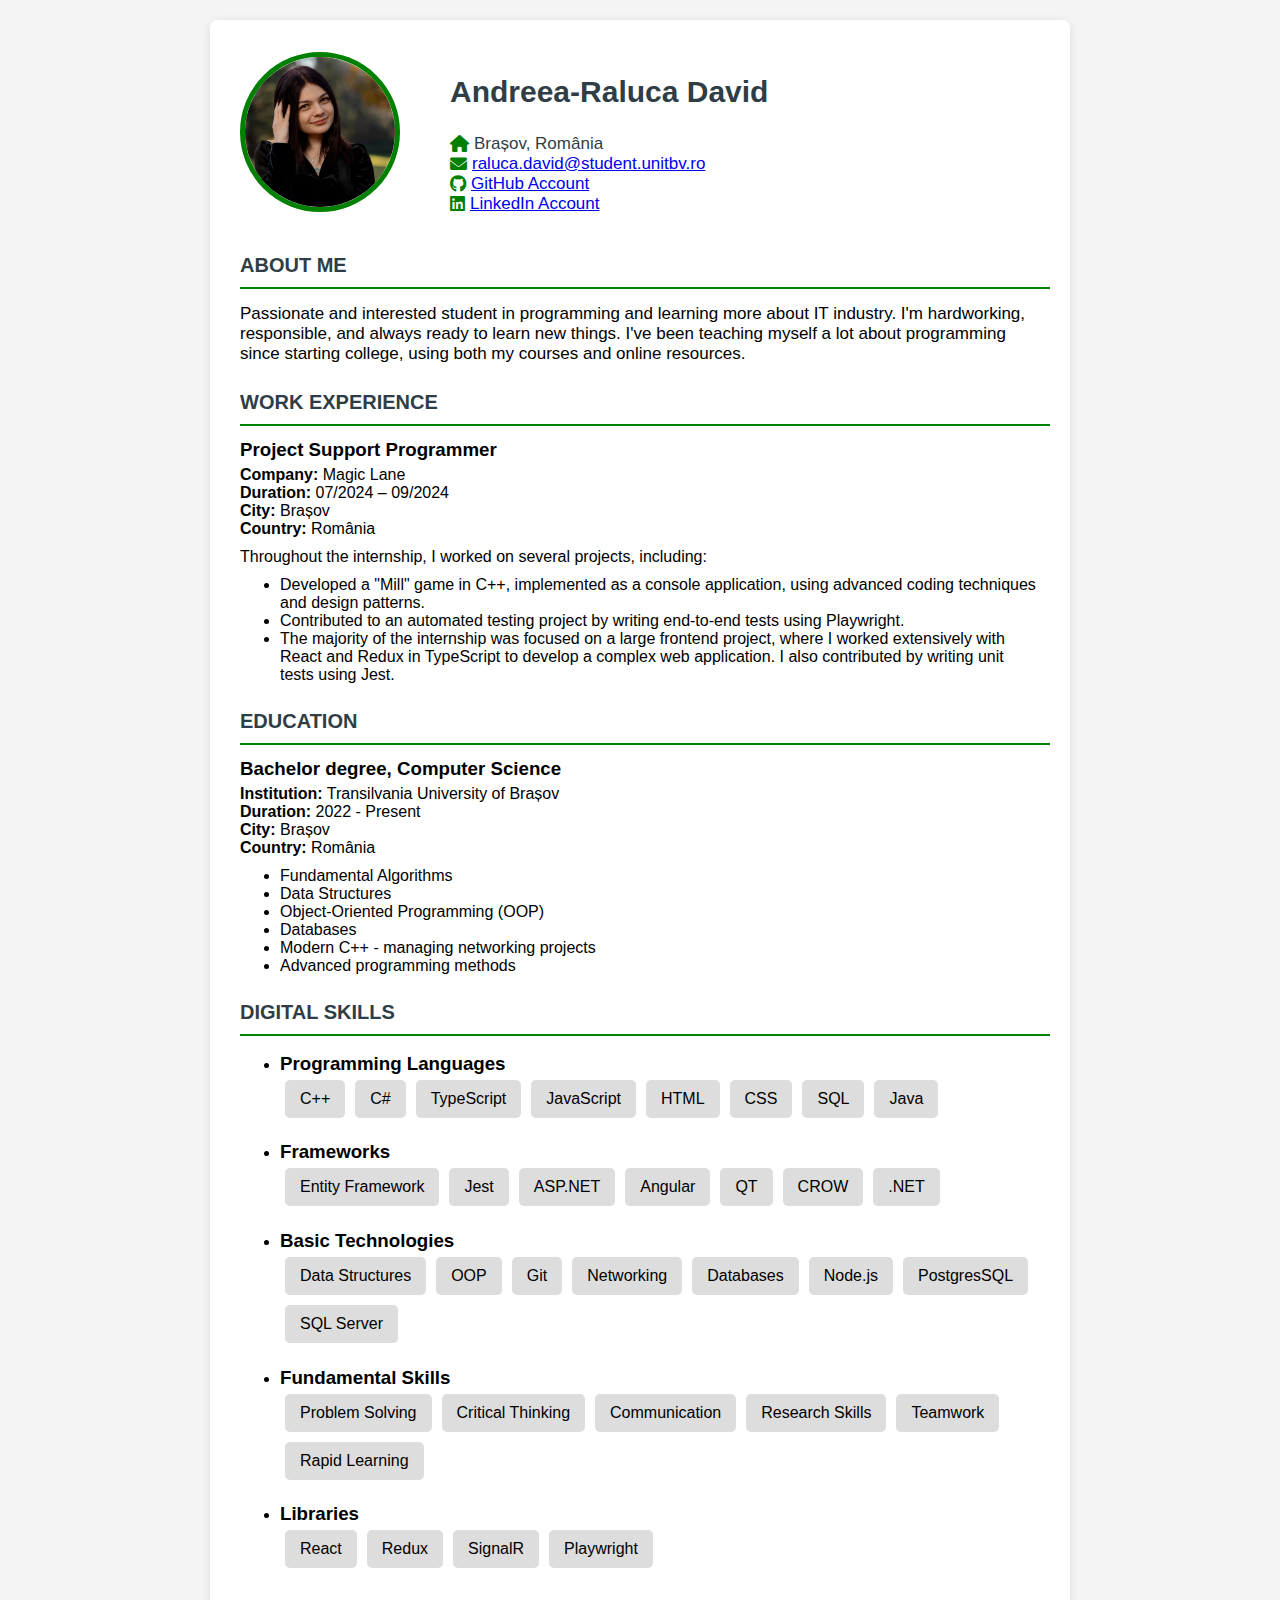
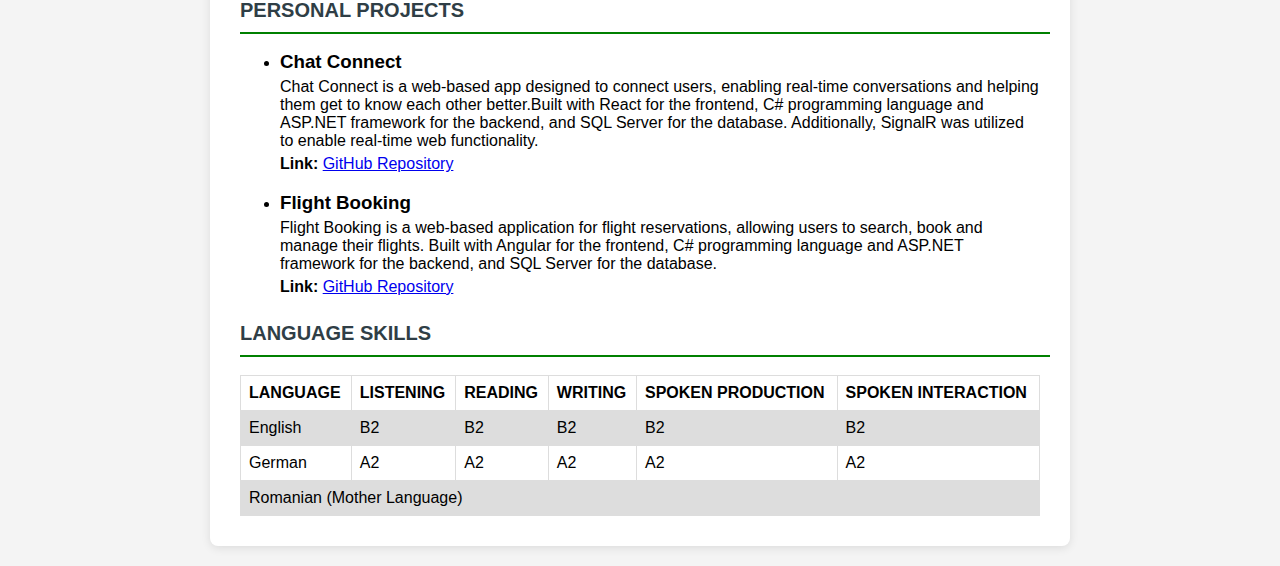
<file: Homework 1/CV/index.html>
<!DOCTYPE html>
<html>

<head>
    <!-- Add external CSS -->
    <link rel="stylesheet" href="style.css">

    <!-- Add icons -->
    <link rel="stylesheet" href="https://cdnjs.cloudflare.com/ajax/libs/font-awesome/6.0.0/css/all.min.css">
</head>

<body>
    <div class="cvWrapper">

        <!-- Personal information section -->
        <div class="personalInfoWrapper">
            <img src="./assets/profile.jpg" al="Profile image" class="image">

            <div>
                <h2>Andreea-Raluca David</h2>
                <div class="location">
                    <i class="fa fa-home icon"></i>
                    <p class="locationName">Brașov, România</p>
                </div>
                <div class="email">
                    <i class="fa fa-envelope icon"></i>
                    <a href="mailto:raluca.david@student.unitbv.ro">raluca.david@student.unitbv.ro</a>
                </div>
                <div class="github">
                    <i class="fa-brands fa-github icon"></i>
                    <a href="https://github.com/RalucaDavid" target="_blank">GitHub Account</a>
                </div>
                <div class="linkedin">
                    <i class="fa-brands fa-linkedin icon"></i>
                    <a href="https://www.linkedin.com/in/raluca-david-996735242/" target="_blank">LinkedIn Account</a>
                </div>
            </div>
        </div>

        <!-- About me section -->
        <div>
            <h2 class="titleSection">ABOUT ME</h2>
            <p class="aboutMeText">
                Passionate and interested student in programming and learning more about IT industry.
                I'm hardworking, responsible, and always ready to learn new things. I've been teaching
                myself a lot about programming since starting college, using both my courses and online
                resources.
            </p>
        </div>

        <!-- Work experience section -->
        <div>
            <h2 class="titleSection">WORK EXPERIENCE</h2>
            <h3 class="titlePosition">Project Support Programmer</h3>
            <p class="info"><strong>Company:</strong> Magic Lane</p>
            <p class="info"><strong>Duration:</strong> 07/2024 – 09/2024</p>
            <p class="info"><strong>City:</strong> Brașov</p>
            <p class="info"><strong>Country:</strong> România</p>

            <p class="introduction">Throughout the internship, I worked on several projects, including:</p>
            <ul class="listActivities">
                <li>
                    Developed a "Mill" game in C++, implemented as a console application, using
                    advanced coding techniques and design patterns.
                </li>
                <li>
                    Contributed to an automated testing project by writing end-to-end tests using
                    Playwright.
                </li>
                <li>
                    The majority of the internship was focused on a large frontend project, where I
                    worked extensively with React and Redux in TypeScript to develop a complex web
                    application. I also contributed by writing unit tests using Jest.
                </li>
            </ul>
        </div>

        <!-- Education section -->
        <div>
            <h2 class="titleSection">EDUCATION</h2>
            <h3 class="titlePosition">Bachelor degree, Computer Science</h3>
            <p class="info"><strong>Institution:</strong> Transilvania University of Brașov</p>
            <p class="info"><strong>Duration:</strong> 2022 - Present</p>
            <p class="info"><strong>City:</strong> Brașov</p>
            <p class="info"><strong>Country:</strong> România</p>

            <ul class="listActivities">
                <li>
                    Fundamental Algorithms
                </li>
                <li>
                    Data Structures
                </li>
                <li>
                    Object-Oriented Programming (OOP)
                </li>
                <li>
                    Databases
                </li>
                <li>
                    Modern C++ - managing networking projects
                </li>
                <li>
                    Advanced programming methods
                </li>
            </ul>
        </div>

        <!-- Digital skills section -->
        <div>
            <h2 class="titleSection">DIGITAL SKILLS</h2>
            <ul>
                <li>
                    <h3 class="titleDigitalSkill">Programming Languages</h3>
                    <ul class="skills-list">
                        <li>C++</li>
                        <li>C#</li>
                        <li>TypeScript</li>
                        <li>JavaScript</li>
                        <li>HTML</li>
                        <li>CSS</li>
                        <li>SQL</li>
                        <li>Java</li>
                    </ul>
                </li>
                <li>
                    <h3 class="titleDigitalSkill">Frameworks</h3>
                    <ul class="skills-list">
                        <li>Entity Framework</li>
                        <li>Jest</li>
                        <li>ASP.NET</li>
                        <li>Angular</li>
                        <li>QT</li>
                        <li>CROW</li>
                        <li>.NET</li>
                    </ul>
                </li>
                <li>
                    <h3 class="titleDigitalSkill">Basic Technologies</h3>
                    <ul class="skills-list">
                        <li>Data Structures</li>
                        <li>OOP</li>
                        <li>Git</li>
                        <li>Networking</li>
                        <li>Databases</li>
                        <li>Node.js</li>
                        <li>PostgresSQL</li>
                        <li>SQL Server</li>
                    </ul>
                </li>
                <li>
                    <h3 class="titleDigitalSkill">Fundamental Skills</h3>
                    <ul class="skills-list">
                        <li>Problem Solving</li>
                        <li>Critical Thinking</li>
                        <li>Communication</li>
                        <li>Research Skills</li>
                        <li>Teamwork</li>
                        <li>Rapid Learning</li>
                    </ul>
                </li>
                <li>
                    <h3 class="titleDigitalSkill">Libraries</h3>
                    <ul class="skills-list">
                        <li>React</li>
                        <li>Redux</li>
                        <li>SignalR</li>
                        <li>Playwright</li>
                    </ul>
                </li>
            </ul>
        </div>

        <!-- Personal projects section -->
        <div>
            <h2 class="titleSection">PERSONAL PROJECTS</h2>
            <ul>
                <li>
                    <h3 class="projectTitle">Chat Connect</h3>
                    <p class="projectDescription">
                        Chat Connect is a web-based app designed to connect users, enabling real-time conversations and
                        helping them get to know each other better.Built with React for the frontend, C# programming
                        language
                        and ASP.NET framework for the backend, and SQL Server for the database. Additionally, SignalR
                        was
                        utilized to enable real-time web functionality.
                    </p>
                    <strong>Link:</strong>
                    <a href="https://github.com/RalucaDavid/Chat-Connect" target="_blank">GitHub Repository</a>
                </li>
                <li>
                    <h3 class="projectTitle">Flight Booking</h3>
                    <p class="projectDescription">
                        Flight Booking is a web-based application for flight reservations, allowing users to search,
                        book and manage their flights. Built with Angular for the frontend, C# programming
                        language and ASP.NET framework for the backend, and SQL Server for the database.
                    </p>
                    <span>
                        <strong>Link:</strong>
                        <a href="https://github.com/RalucaDavid/Flight-Booking" target="_blank">GitHub Repository</a>
                    </span>
                </li>
            </ul>
        </div>

        <div>
            <h2 class="titleSection">LANGUAGE SKILLS</h2>
            <table>
                <tr>
                    <th>LANGUAGE</th>
                    <th>LISTENING</th>
                    <th>READING</th>
                    <th>WRITING</th>
                    <th>SPOKEN PRODUCTION</th>
                    <th>SPOKEN INTERACTION</th>
                </tr>
                <tr>
                    <td>English</td>
                    <td>B2</td>
                    <td>B2</td>
                    <td>B2</td>
                    <td>B2</td>
                    <td>B2</td>
                </tr>
                <tr>
                    <td>German</td>
                    <td>A2</td>
                    <td>A2</td>
                    <td>A2</td>
                    <td>A2</td>
                    <td>A2</td>
                </tr>
                <tr>
                    <td colspan="6">Romanian (Mother Language)</td>
                </tr>
            </table>
        </div>

    </div>
</body>

</html>
</file>
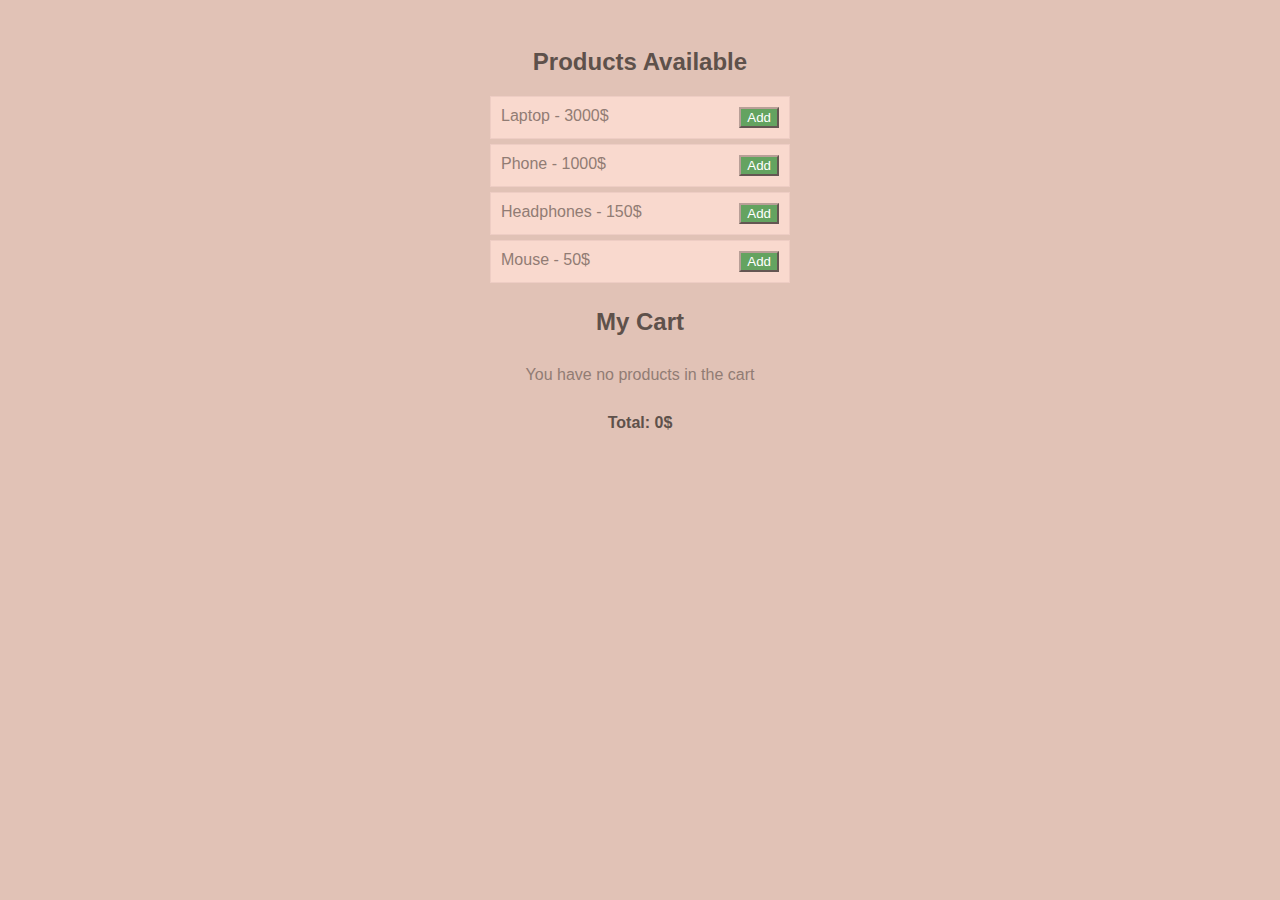
<file: Homework 3/MyExample/index.html>
<!DOCTYPE html>
<html>

<head>
    <script src="script.js"></script>
    <link rel="stylesheet" href="style.css">
</head>

<body>
    <h2>Products Available</h2>
    <div id="product-list"></div>

    <h2>My Cart</h2>
    <div id="cart"></div>

    <div id="total">Total: 0$</div>
</body>

</html>
</file>
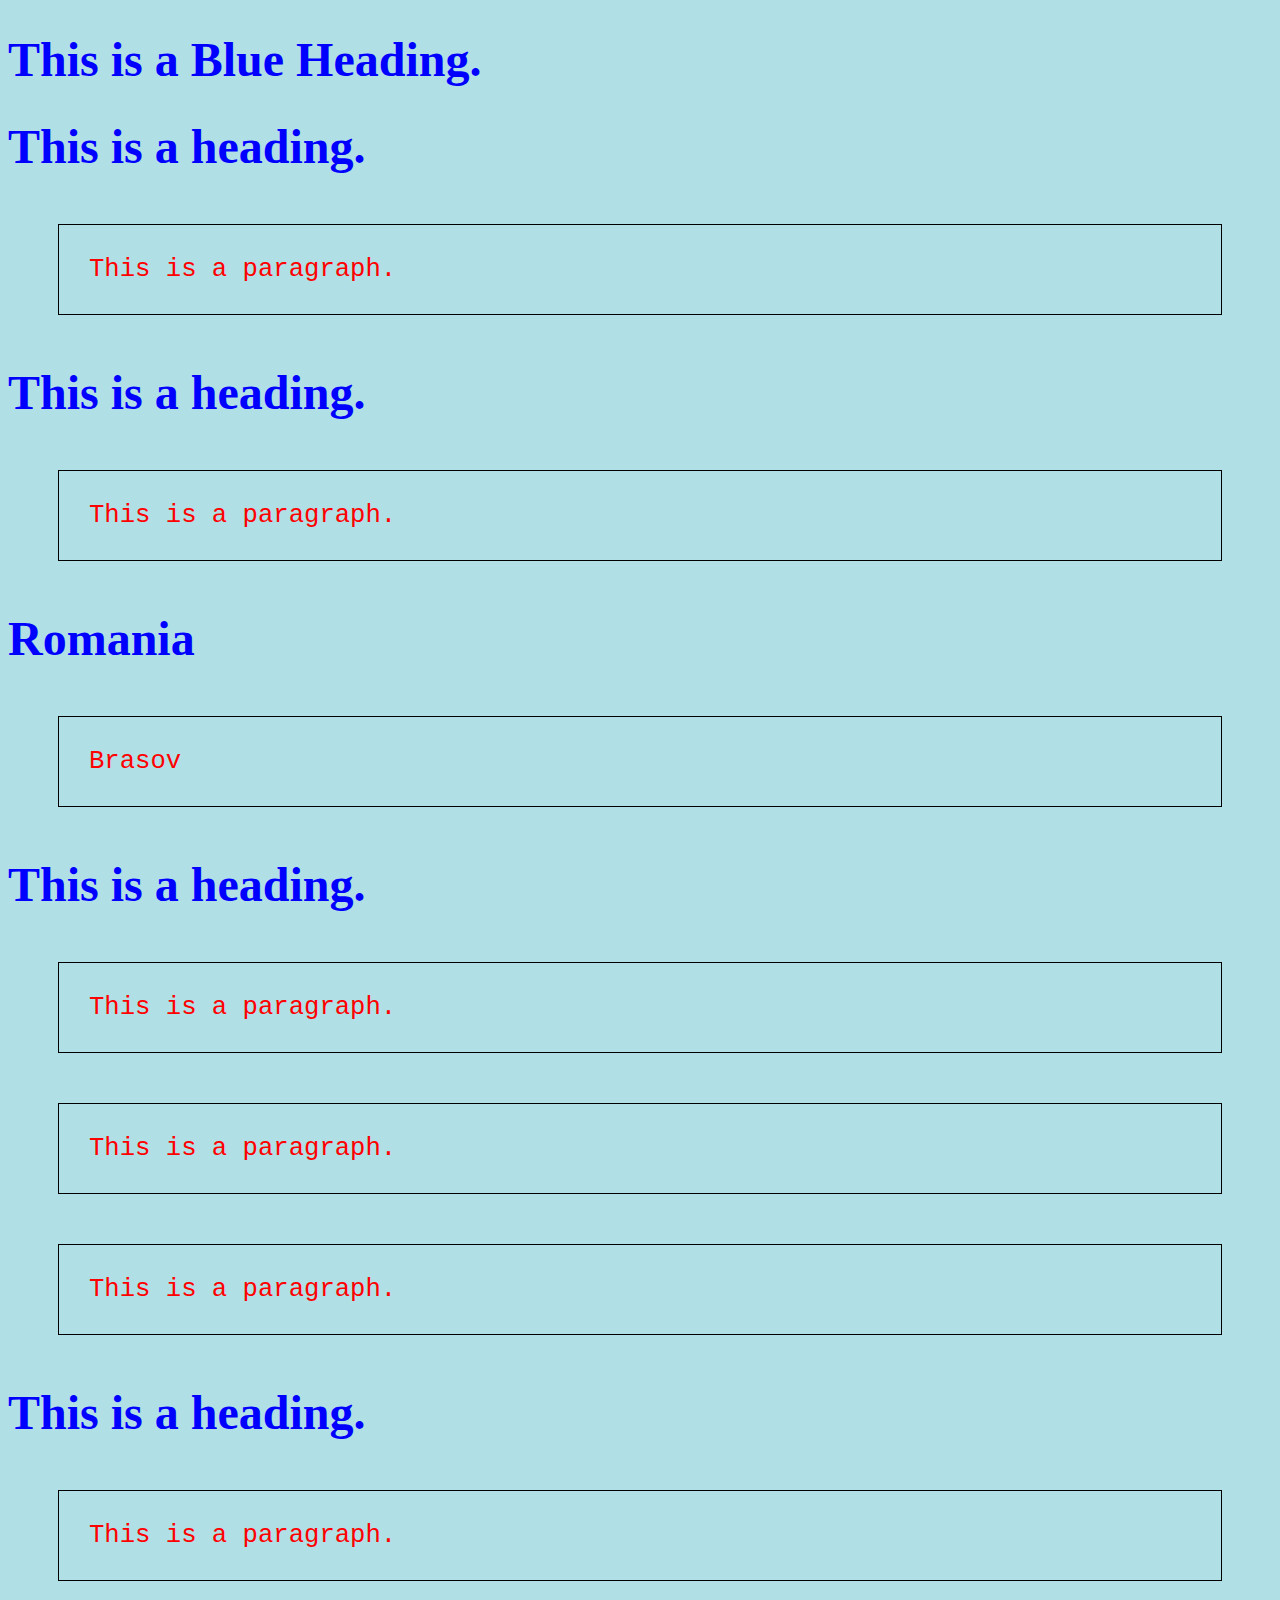
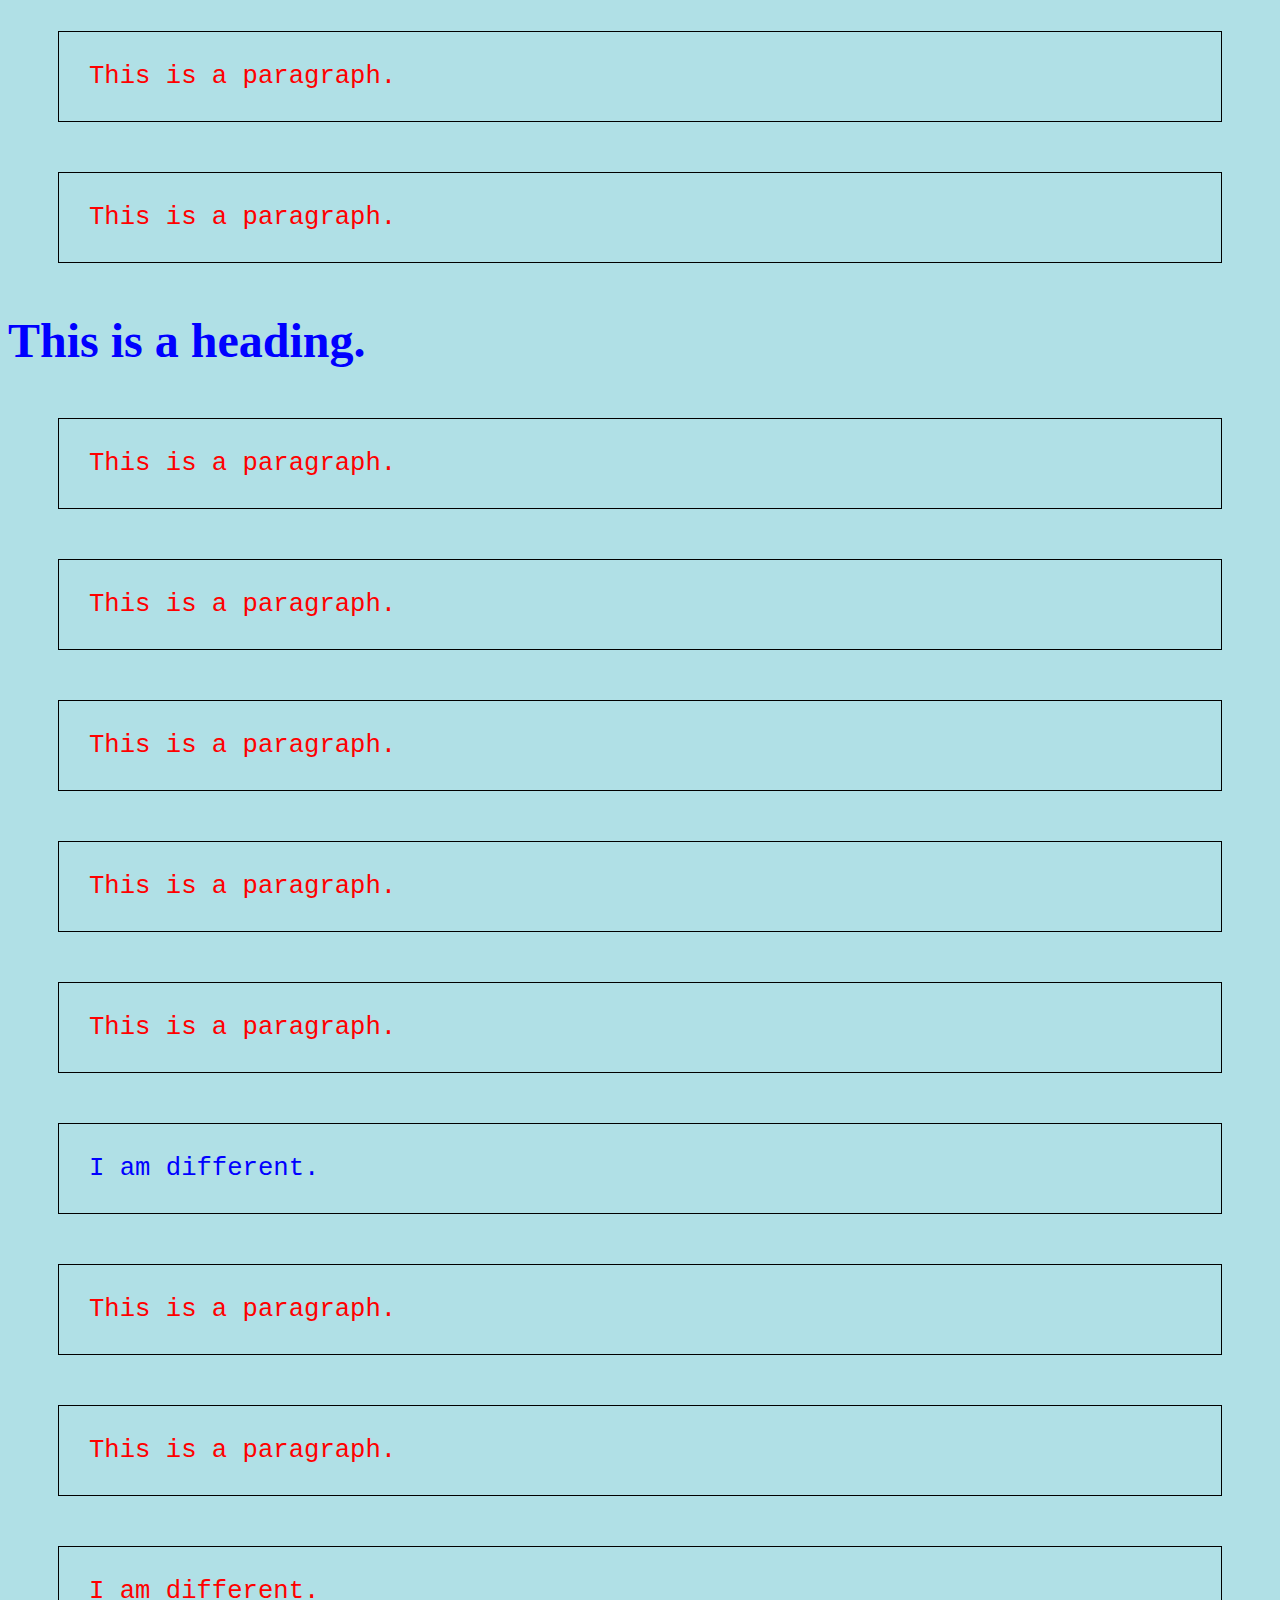
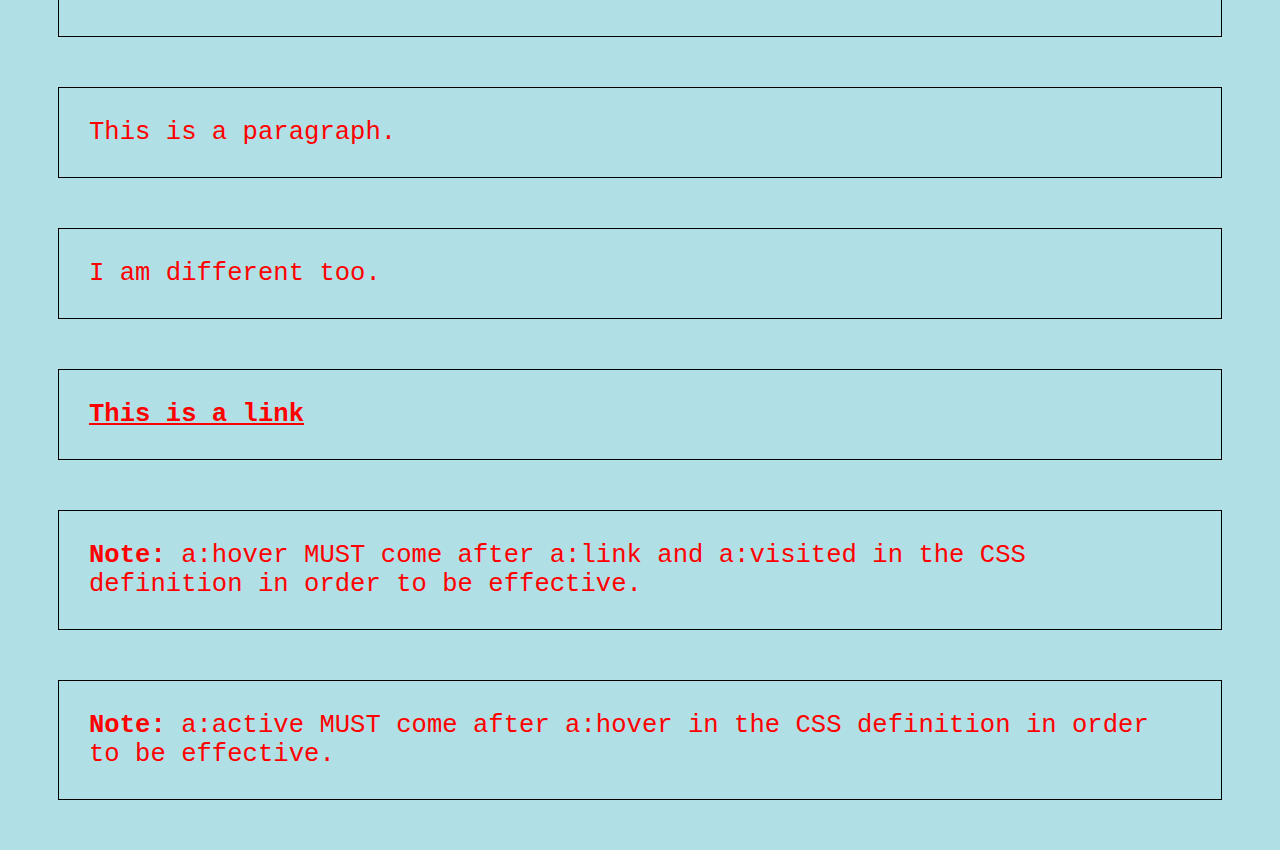
<file: Homework 2/Steps/steps.html>
<!DOCTYPE html>
<html>

<head>
    <!-- Step 2 -->
    <style>
        body {
            background-color: powderblue;
        }

        h1 {
            color: blue;

            /* Step 4 */
            font-family: verdana;
            font-size: 300%;
        }

        p {
            color: red;

            /* Step 4 */
            font-family: courier;
            font-size: 160%;

            /* Step 5 */
            border: 1px solid black;

            /* Step 6 */
            padding: 30px;

            /* Step 7 */
            margin: 50px;
        }

        /* Step 8 */
        #p01{
            color: blue;
        }

        /* Step 9 */
        p.error{
            color: red;
        }

        /* Step 10 */
        /* unvisited link */
        a:link{
            color: red;
        }

        /* visited link */
        a:visited{
            color:green;
        }

        /* mouse over link */
        a:hover{
            color:hotpink;
        }

        /* selected link */
        a:active{
            color: blue;
        }
    </style>

    <!-- Step 3 -->
    <link rel="stylesheet" href="style.css">
</head>

<body>

    <!-- Step 1 -->
    <h1 style="color:blue">This is a Blue Heading.</h1>

    <!-- Step 2 -->
    <h1>This is a heading.</h1>
    <p>This is a paragraph.</p>

    <!-- Step 3 -->
    <h1>This is a heading.</h1>
    <p>This is a paragraph.</p>

    <!-- Step 4 -->
    <h1>Romania</h1>
    <p>Brasov</p>

    <!-- Step 5 -->
    <h1>This is a heading.</h1>

    <p>This is a paragraph.</p>
    <p>This is a paragraph.</p>
    <p>This is a paragraph.</p>

    <!-- Step 6 -->
    <h1>This is a heading.</h1>

    <p>This is a paragraph.</p>
    <p>This is a paragraph.</p>
    <p>This is a paragraph.</p>

    <!-- Step 7 -->
    <h1>This is a heading.</h1>

    <p>This is a paragraph.</p>
    <p>This is a paragraph.</p>
    <p>This is a paragraph.</p>

    <!-- Step 8 -->
    <p>This is a paragraph.</p>
    <p>This is a paragraph.</p>
    <p id="p01">I am different.</p>

    <!-- Step 9 -->
    <p>This is a paragraph.</p>
    <p>This is a paragraph.</p>
    <p class="error">I am different.</p>
    <p>This is a paragraph.</p>
    <p class="error">I am different too.</p>

    <p>
        <b>
            <a href="https://www.sport.ro" target="_blank">
              This is a link  
            </a>
        </b>
    </p>
    <p>
        <b>Note:</b> a:hover MUST come after a:link and a:visited in the CSS definition in order to be effective.
    </p>
    <p>
        <b>Note:</b> a:active MUST come after a:hover in the CSS definition in order to be effective.
    </p>
</body>

</html>
</file>
<file: Homework 1/CV/style.css>
body {
    background-color: #f4f4f4;
    font-family: Arial, sans-serif; 
    margin: 0; 
    padding: 20px; 
    display: flex; 
    justify-content: center; 
}

.cvWrapper{
    max-width: 800px; 
    background-color: #ffffff; 
    padding: 30px; 
    border-radius: 8px; 
    box-shadow: 0 2px 10px rgba(0, 0, 0, 0.1); 
}


/* Personal information section */
.image{
    border-radius: 50%; 
    object-fit: cover;
    width: 150px;
    height: 150px;
    border: 5px solid green;
}

.personalInfoWrapper{
    display: flex;
    align-items: center;
    gap: 50px;
    font-size: 20px;
    color: #2f3e46;
    margin-bottom: 30px;
}

.location, .email, .github, .linkedin{
    display: flex;
    align-items: center;
    gap: 5px;
    font-size: 17px;
}

.locationName{
    margin: 0px;
}

.icon{
    color:green;
}

/* Title Section */
.titleSection{
    color: #2f3e46;
    font-size: 20px;
    padding-right: 10px;
    display: inline-block;
    position: relative;
    text-align: left;
    margin: 10px 0px 10px 0px; 
    width: 100%;
}

.titleSection::after {
    content: "";
    display: block;
    width: 100%; 
    height: 2px;
    background-color: green; 
    position: absolute;
    top: 100%; 
    left: 0;
    transform: translateY(10px);
}

/* About me section */
.aboutMeText{
    font-size: 17px;
}

/* Work experience section */
.introduction{
    margin: 10px 0px 0px 0px;
}

/* Work experience section and education section*/
.info{
    margin: 0px;
}

.titlePosition{
    margin: 15px 0px 5px 0px;
}

.listActivities{
    margin-top: 10px;
}

/* Digital skills section */
.skills-list {
    list-style: none; 
    padding: 0; 
    margin: 0; 
    display: flex;
    flex-wrap: wrap; 
}

.skills-list li {
    background-color: #dddddd;  
    padding: 10px 15px; 
    margin: 5px; 
    border-radius: 5px; 
    transition: transform 0.2s; 
}

.titleDigitalSkill{
    margin-bottom: 0px;
}

/* Personal projects section */
.projectDescription{
    margin: 5px 0px 5px 0px;
}

.projectTitle{
    margin-bottom: 5px;
}

/* Language skills section */

table{
    font-family: arial, sans-serif;
    border-collapse: collapse;
    width: 100%;
    margin-top: 20px;
}

td, th{
    border: 1px solid #dddddd;
    text-align: left;
    padding: 8px;
}

tr:nth-child(even){
    background-color: #dddddd;
}
</file>
<file: Homework 3/MyExample/style.css>
body{ 
    font-family: Arial, sans-serif; 
    background: #E1C2B6; 
    padding: 20px; 
}

h2, .cart-empty{
    display: flex;
    align-items: center;
    justify-content: center;
}

h2, #total{
    color: #5e514b;
}

.remove-button{
    background-color: #AA393D;
}

.add-button{
    background-color: #64A360;
}

.remove-button, .add-button{
   color: white;  
   border-color: #b89f97;
}

.cart-empty{
    color:#917c74;
    padding: 10px;
}
        
#product-list, #cart{ 
    display: flex; 
    flex-direction: column; 
    max-width: 300px; 
    margin: 10px auto; 
}
        
.product, .cart-item { 
    display: flex; 
    justify-content: space-between; 
    padding: 10px; 
    margin-bottom: 5px;
    color:#917c74;  
    background: #F9D9CE; 
    border: 1px solid #EECDC4; 
}

#total{
    display: flex;
    align-items: center;
    justify-content: center;
    font-weight: bold; 
    margin-top: 20px; 
}

.fade-in{ 
    animation: fadeIn 0.5s forwards; 
}

.fade-out{ 
    animation: fadeOut 0.5s forwards; 
}

@keyframes fadeIn{
    from{ 
        opacity: 0; 
        transform: translateY(-20px); 
    }
    to{ 
    opacity: 1;
     transform: translateY(0); 
    } 
}

@keyframes fadeOut{ 
    from{
         opacity: 1;
    } 
    to 
    { 
        opacity: 0; 
    } 
}
</file>
<file: Homework 2/Steps/style.css>
/* Step 3 */
body{
    background-color: powderblue;
}

h1{
    color: blue;
}

p{
    color: red;
}
</file>
